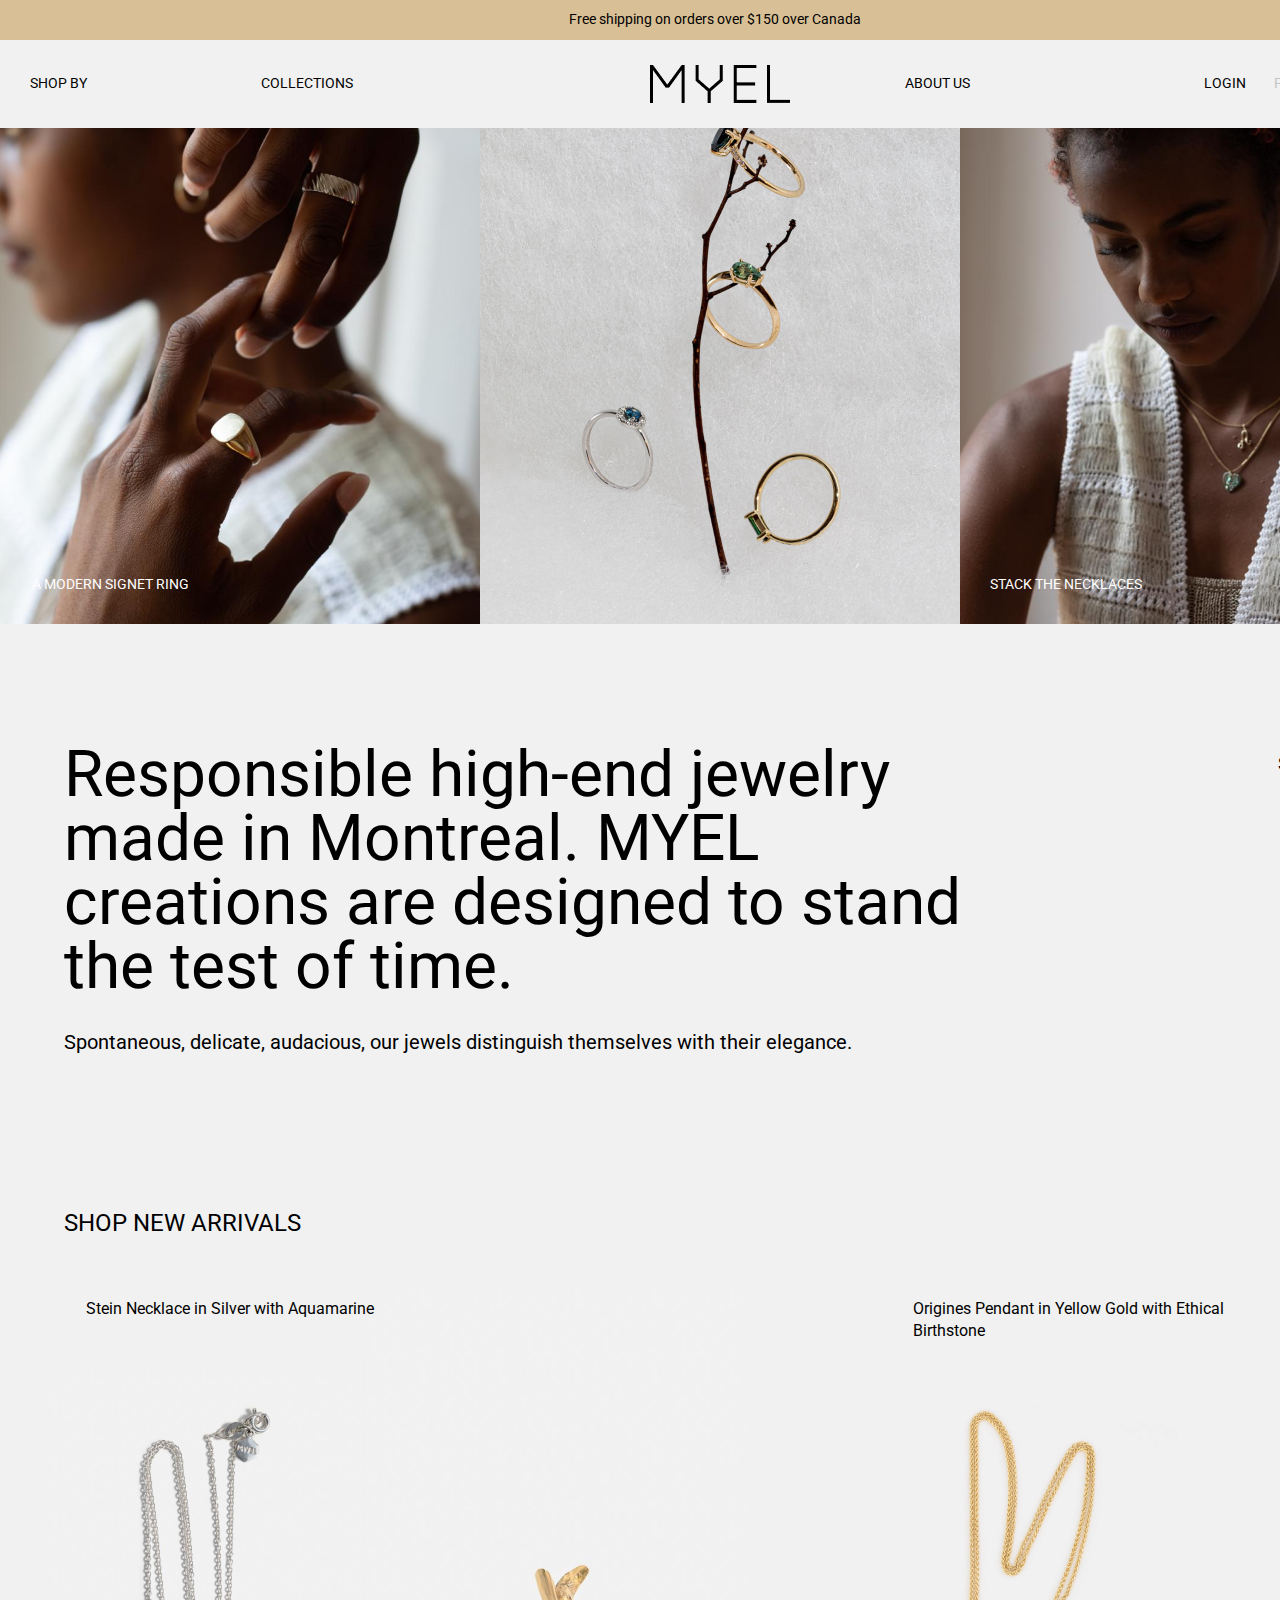
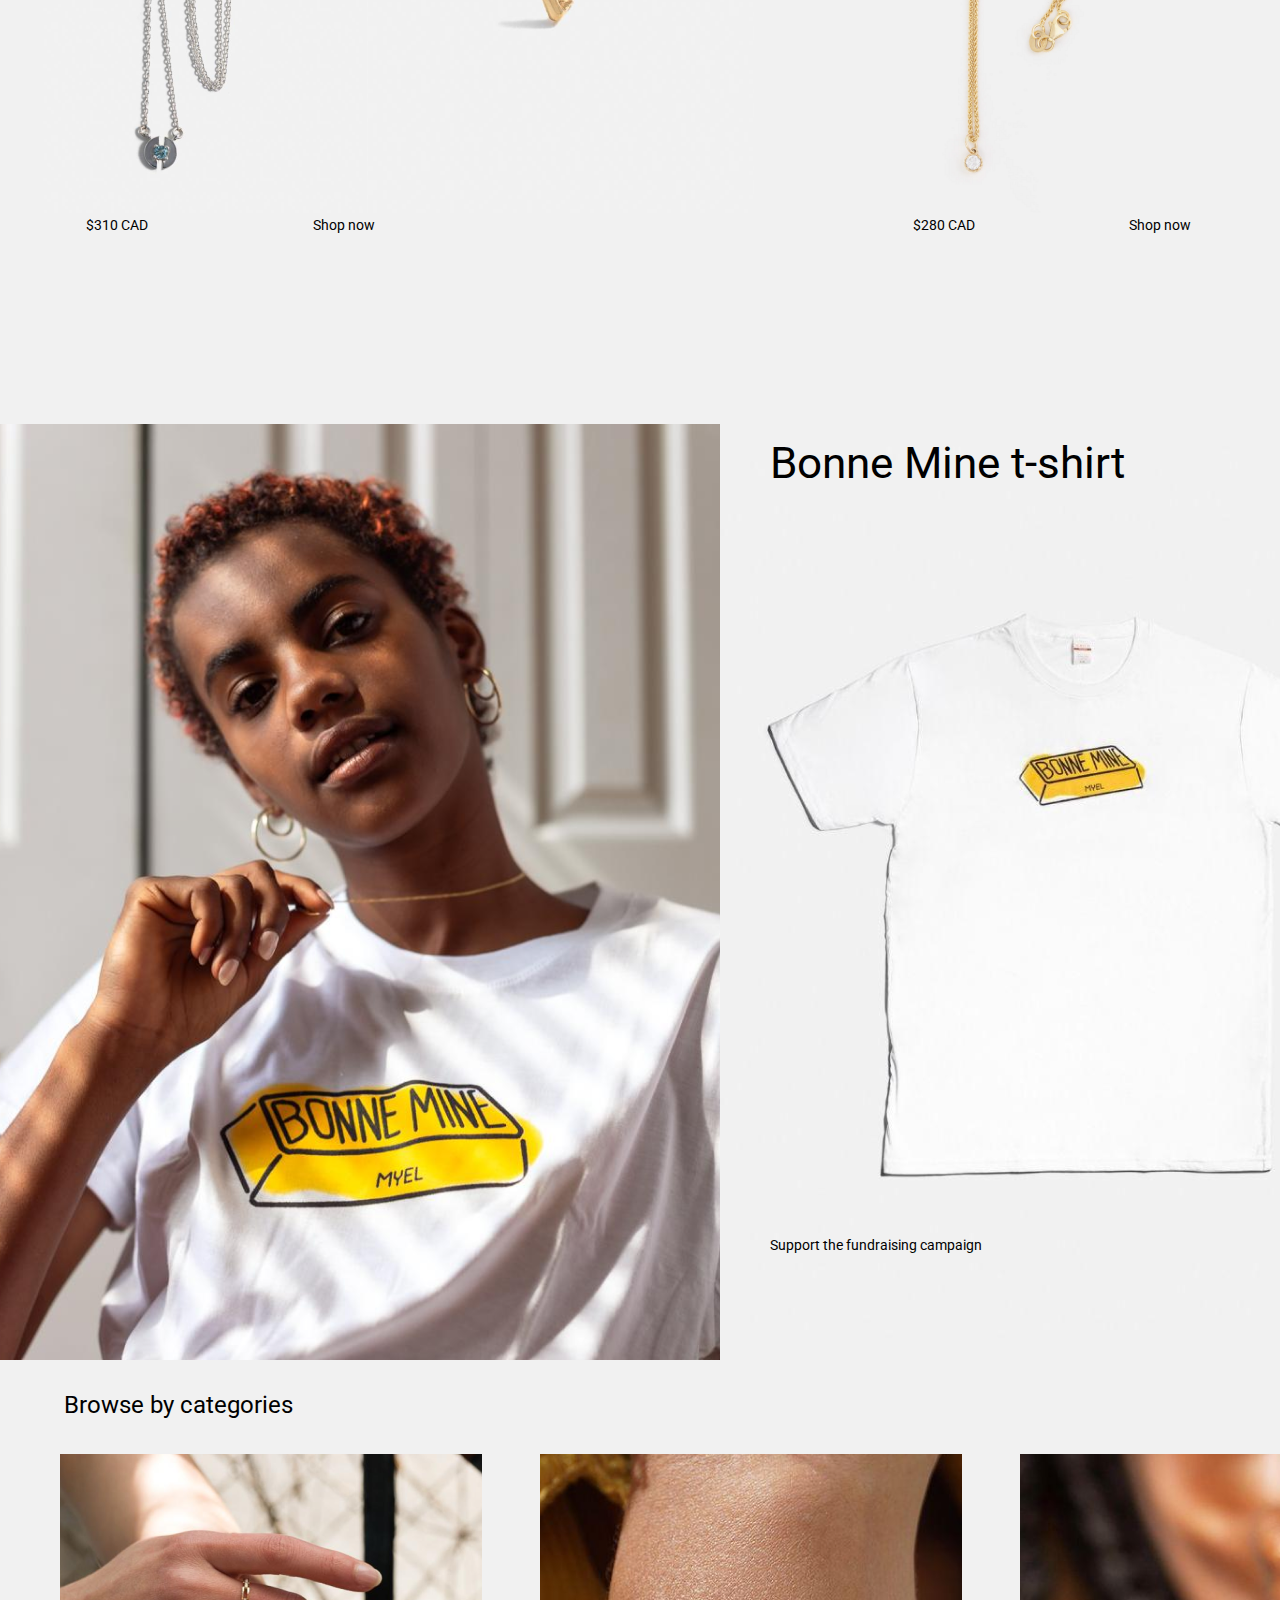
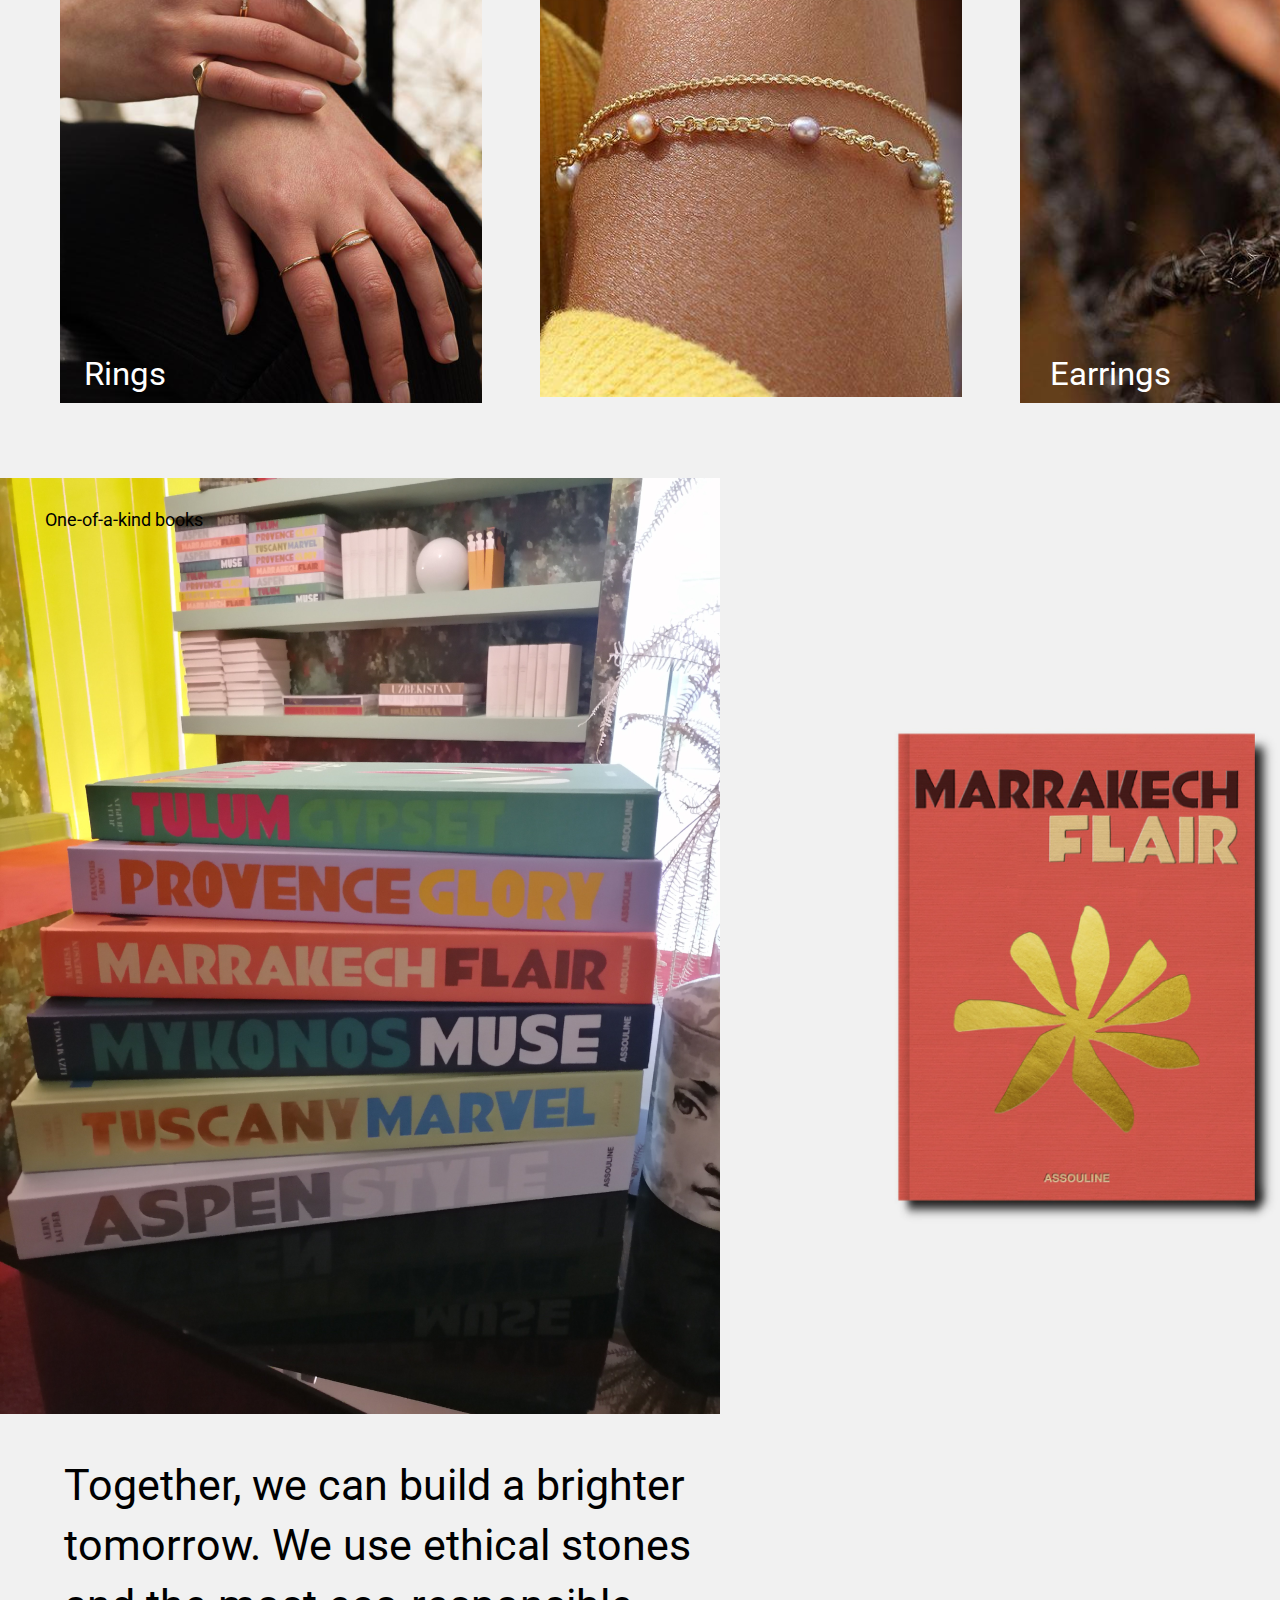
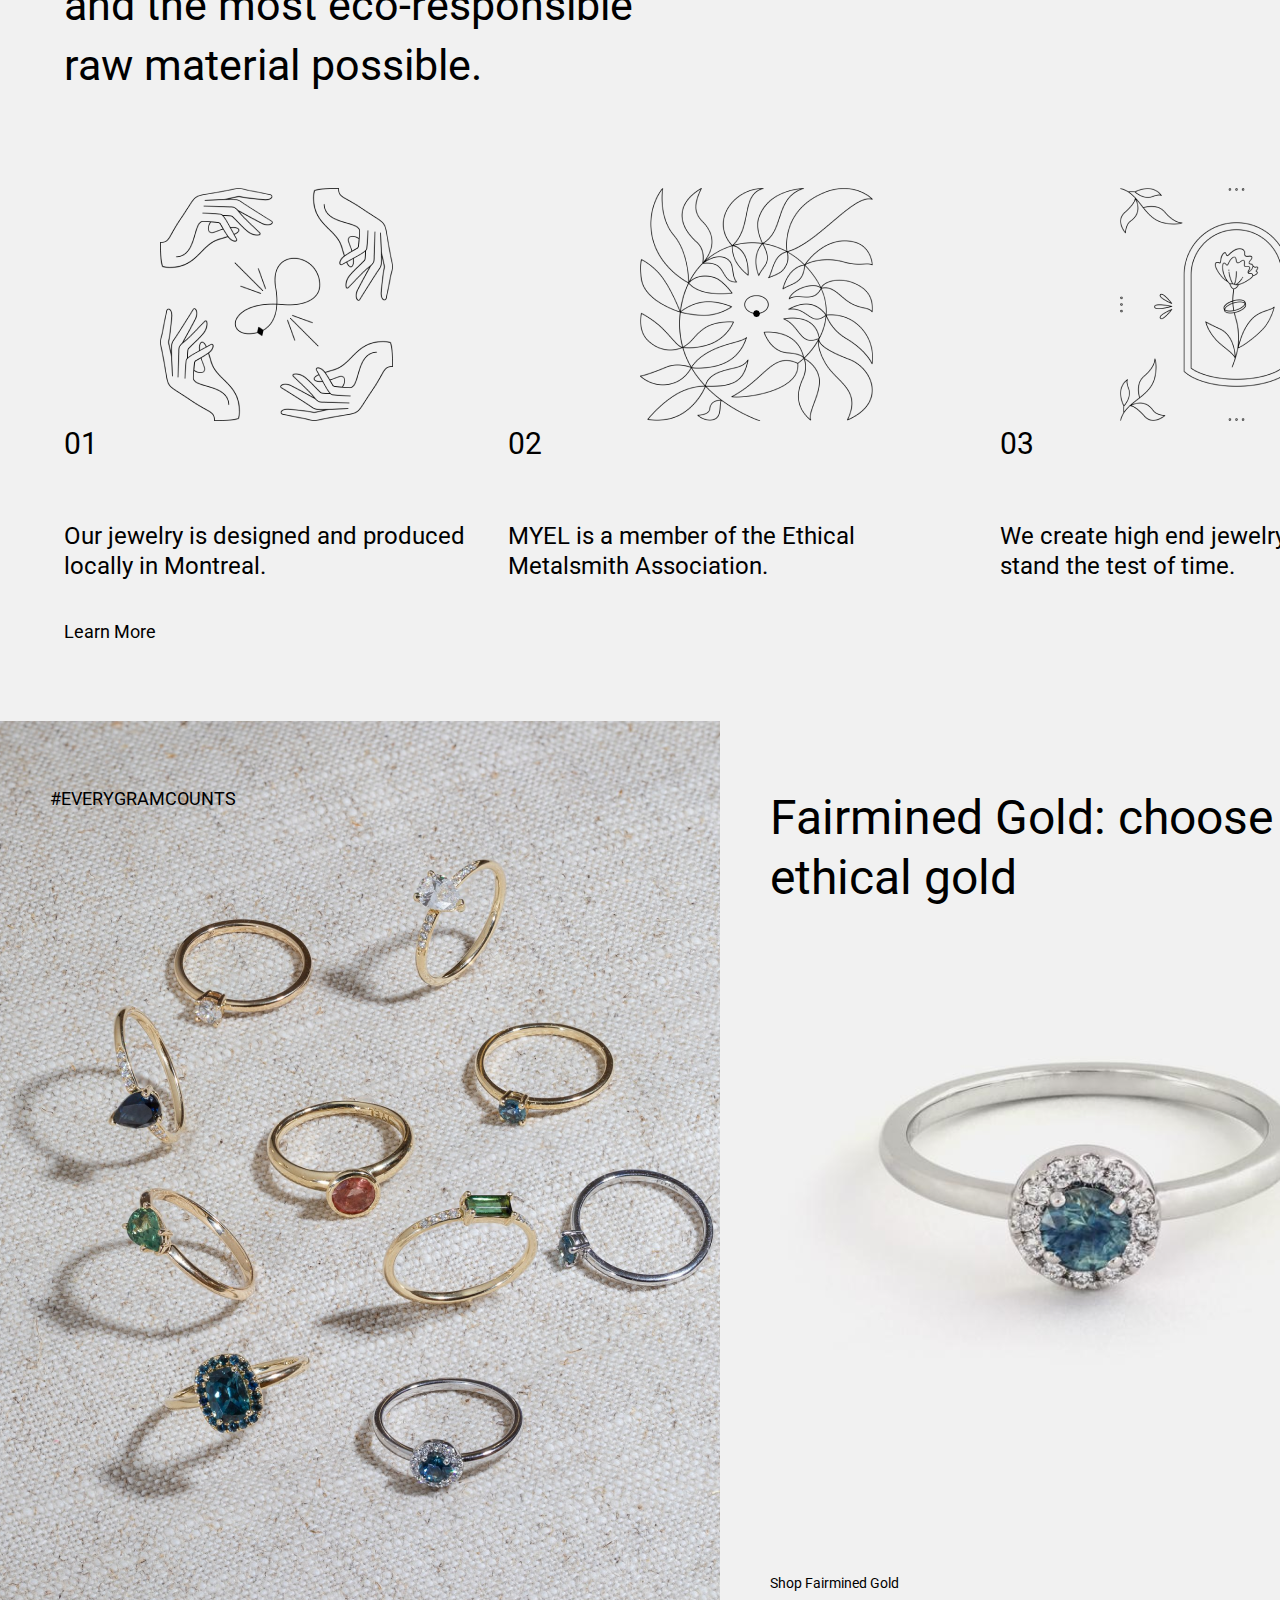
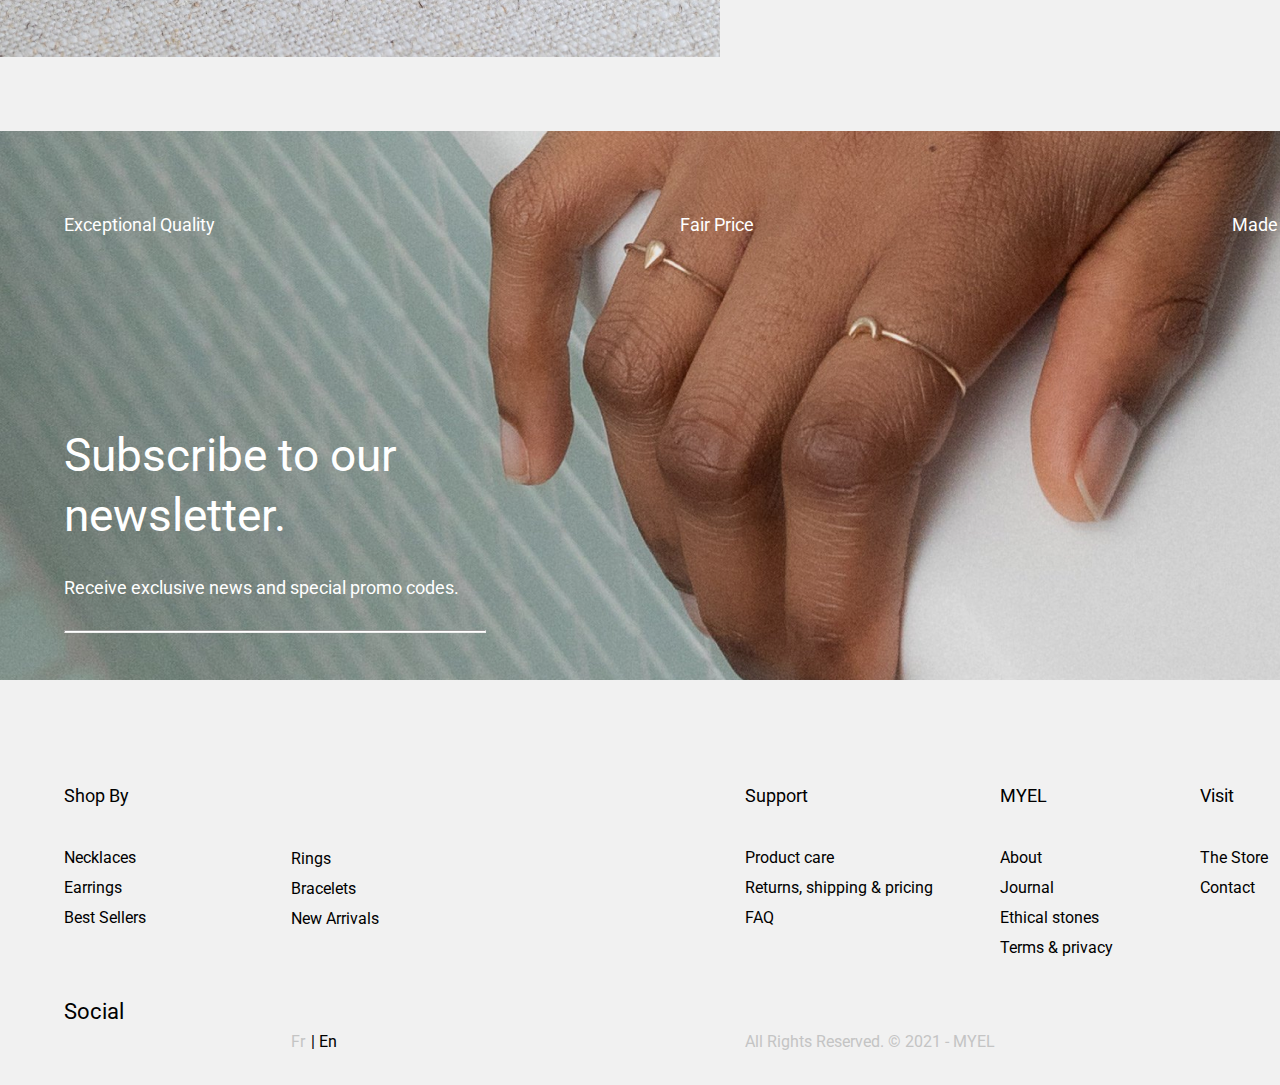
<file: figma/index.html>
<!DOCTYPE html>
<html lang="en">
<head>
    <meta charset="UTF-8">
    <meta http-equiv="X-UA-Compatible" content="IE=edge">
    <meta name="viewport" content="width=device-width, initial-scale=1.0">
    <link rel="apple-touch-icon" sizes="180x180" href="favicon/apple-touch-icon.png">
    <link rel="icon" type="image/png" sizes="32x32" href="favicon/favicon-32x32.png">
    <link rel="icon" type="image/png" sizes="16x16" href="favicon/favicon-16x16.png">
    <link rel="manifest" href="favicon/site.webmanifest">
    <link rel="mask-icon" href="favicon/safari-pinned-tab.svg" color="#5bbad5">
    <meta name="msapplication-TileColor" content="#da532c">
    <meta name="theme-color" content="#ffffff">
    <title>MYEL</title>
    <link rel="stylesheet" href="style.css">
    <link rel="preconnect" href="https://fonts.googleapis.com">
    <link rel="preconnect" href="https://fonts.gstatic.com" crossorigin>
    <link href="https://fonts.googleapis.com/css2?family=Roboto&display=swap" rel="stylesheet">
</head>
<body>
    <header>
        <div class="wrap">
            <p class="header">Free shipping on orders over $150 over Canada</p>
        </div>
        <div class="nav">
            <div class="nav-text">
                <a href="#"><p class="first">Shop by</p></a>
                <a href="#"><p class="second">Collections</p></a>
                <a href="index.html"><p class="third"><img src="pic/logo.png"></p></a>
                <a href="#"><p class="fourth">About us</p></a>
                <a href="#"><p class="fifth">Login</p></a>
                <a href="#"><p class="sixth">Fr</p></a>
                <p class="seventh">|</p>
                <a href="#"><p class="eighrth">En</p></a>
                <p class="nineth">0</p>
            </div>
        </div>
    </header>
    
    <section class="main">
        <div class="first-photos">
            <img src="pic/girl1.png">
            <img src="pic/four_rings.png">
            <img src="pic/girl2.png">
        </div>
        <p class="ring">A MODERN SIGNET RING</p>
        <p class="stack">STACK THE NECKLACES</p>
        <p class="shop">Shop All</p>
        <p class="responsible">Responsible high-end jewelry made in Montreal. MYEL creations are designed to stand the test of time.</p>
        <p class="shop1">Shop MYEL</p>
        <p class="spontaneous">Spontaneous, delicate, audacious, our jewels distinguish themselves with their elegance.</p>
        <div class="new">
            <p class="shop-new">SHOP NEW ARRIVALS</p>
            <p class="stein">Stein Necklace in Silver with Aquamarine</p>
            <p class="origines">Origines Pendant in Yellow Gold with Ethical Birthstone</p>
            <img class="pendant" src="pic/pendant.png">
            <img class="decorating" src="pic/decorating.png" style="padding-right: 76.66px;">
            <img class="pendant2" src="pic/pendant2.png">
            <p class="d1">$310 CAD</p>
            <p class="sh-n1">Shop now</p>
            <p class="d2">$280 CAD</p>
            <p class="sh-n2">Shop now</p>
        </div>
        <div class="t-shirt-cont">
            <div class="t-shirt-pic">
                <img class="girl" src="pic/girl.png">
                <img class="t-shirt" src="pic/t-shirt.png">
            </div>
            <p class="bonne">Bonne Mine t-shirt</p>
            <p class="support">Support the fundraising campaign</p>
        </div>
        <div class="acc-cont">
            <p class="browse">Browse by categories</p>
            <div class="acc-pic">
                <img src="pic/hands.png">
                <img src="pic/bracelet.png">
                <img src="pic/earrings.png">
            </div>
            <p class="rings">Rings</p>
            <p class="earrings">Earrings</p>
        </div>
        <div class="books">
            <p class="one-b">One-of-a-kind books</p>
            <div class="books-pic">
                <img src="pic/books.png">
                <img src="pic/book.png">
            </div>
        </div>
        <div class="inf">
            <p class="together">Together, we can build a brighter tomorrow. We use ethical stones and the most eco-responsible raw material possible.</p>
                <div class="inf-pic">
                    <img src="pic/pic1.png">
                    <img src="pic/pic2.png">
                    <img src="pic/pic3.png">
                </div>
            <p class="i01">01</p>
            <p class="i02">02</p>
            <p class="i03">03</p>
            <p class="i1">Our jewelry is designed and produced locally in Montreal.</p>
            <p class="i2">MYEL is a member of the Ethical Metalsmith Association.</p>
            <p class="i3">We create high end jewelry, designed to stand the test of time.</p>
            <p class="i-dop">Learn More</p>
        </div>
        <div class="rings1">
            <p class="every">#EVERYGRAMCOUNTS</p>
            <p class="gold">Fairmined Gold: choose ethical gold</p>
            <p class="shop-gold">Shop Fairmined Gold</p>
                <div class="rings-pic">
                    <img src="pic/many_rings.png">
                    <img src="pic/one_ring.png">
                </div>
        </div>
        <div class="hand">
            <p class="quality">Exceptional Quality</p>
            <p class="price">Fair Price</p>
            <p class="Montreal">Made in Montreal</p>
            <p class="newsletter">Subscribe to our newsletter.</p>
            <p class="codes">Receive exclusive news and special promo codes.</p>
            <hr>
            <img class="pic-hand" src="pic/Rectangle.png">
        </div>
    </section>
    
    <footer>
        <div class="col1">
            <p class="col_11">Shop By</p>
            <p class="col_21">Necklaces</p>
            <p class="col_31">Earrings</p>
            <p class="col_41">Best Sellers</p>
        </div>
        <div class="col2">
            <p class="col_12">Rings</p>
            <p class="col_22">Bracelets</p>
            <p class="col_32">New Arrivals</p>
        </div>
        <div class="col3">
            <p class="col_13">Support</p>
            <p class="col_23">Product care</p>
            <p class="col_33">Returns, shipping & pricing</p>
            <p class="col_43">FAQ</p>
        </div>
        <div class="col4">
            <p class="col_14">MYEL</p>
            <p class="col_24">About</p>
            <p class="col_34">Journal</p>
            <p class="col_44">Ethical stones</p>
            <p class="col_54">Terms & privacy</p>
        </div>
        <div class="col5">
            <p class="col_15">Visit</p>
            <p class="col_25">The Store</p>
            <p class="col_35">Contact</p>
        </div>
        <div class="col6">
            <p class="col_16">Social</p>
            <p class="col_26">Fr</p>
            <p class="col_36">| En</p>
            <p class="col_46">All rights reserved. © 2021 - MYEL</p>
            <p class="col_56">Web Credits</p>
        </div>
    </footer>
</body>
</html>
</file>
<file: figma/style.css>
*{margin: 0;}
body {
    position: relative;
    width: 1440px;
    background: #F1F1F1;
}
div.wrap {
    position: absolute;
    height: 40px;
    left: 0%;
    right: 0%;
    top: 0px;
    background: #D8BF95;
    border-radius: 0px;
}
p.header {
    position: absolute;
    width: 302px;
    height: 18px;
    left: calc(50% - 302px/2);
    top: calc(50% - 18px/2);
    font-family: 'Roboto', sans-serif;
    font-style: normal;
    font-weight: normal;
    font-size: 14px;
    line-height: 17px;
    color: #000000;
}
div.nav {
    position: absolute;
    height: 88px;
    left: 0%;
    right: 0%;
    top: 40px;
    background: #F1F1F1;
    border-radius: 0px;
}
div.nav-text {
    display: inline-flex;
    font-family: Roboto;
    font-style: normal;
    font-weight: normal;
    font-size: 14px;
    line-height: 17px;
    text-transform: uppercase;
    color: #000000;
}
a {
    color: #000000;
}
p.first {
    left: 30px;
    position: absolute;
    height: 18px;
    top: 35px;
}
p.second {
    left: 261px;
    position: absolute;
    height: 18px;
    top: 35px;
}
p.third {
    left: 650px;
    position: absolute;
    height: 18px;
    top: 25px;
}
p.fourth {
    left: 905px;
    position: absolute;
    height: 18px;
    top: 35px;
}
p.fifth {
    left: 1204px;
    position: absolute;
    height: 18px;
    top: 35px;
}
p.sixth {
    left: 1274px;
    position: absolute;
    height: 18px;
    top: 35px;
    font-size: 14px;
    line-height: 17px;
    text-transform: capitalize;
    color: #C4C4C4;
}
p.seventh {
    left: 1292px;
    position: absolute;
    height: 18px;
    top: 35px;
    font-size: 14px;
    line-height: 17px;
    text-transform: capitalize;
}
p.eighrth {
    left: 1302px;
    position: absolute;
    height: 18px;
    top: 35px;
    font-size: 14px;
    line-height: 17px;
    text-transform: capitalize;
}
p.nineth {
    left: 1396px;
    position: absolute;
    height: 18px;
    top: 35px;
    font-size: 14px;
    line-height: 17px;
    text-transform: capitalize;
}
div.first-photos {
    display: inline-flex;
    width: 100%;
    z-index: 0;
}
p.ring {
    z-index: 1;
    position: absolute;
    height: 18px;
    left: 32px;
    top: 576px;
    font-family: Roboto;
    font-style: normal;
    font-weight: normal;
    font-size: 14px;
    line-height: 17px;
    text-transform: capitalize;
    color: #FFFFFF;
}
p.stack {
    z-index: 1;
    position: absolute;
    height: 18px;
    left: 990px;
    top: 576px;
    font-family: Roboto;
    font-style: normal;
    font-weight: normal;
    font-size: 14px;
    line-height: 17px;
    text-transform: capitalize;
    color: #FFFFFF;
}
p.shop {
    z-index: 1;
    position: absolute;
    width: 89px;
    height: 23px;
    right: 64px;
    top: 496px;
    font-family: Roboto;
    font-style: normal;
    font-weight: normal;
    font-size: 18px;
    line-height: 22px;    
    text-transform: uppercase;
    color: #000000;
}
section.main {
    background: #F1F1F1;
}
p.responsible {
    position: absolute;
    height: 256px;
    left: 64px;
    right: 420px;
    top: 743px;
    font-family: Roboto;
    font-style: normal;
    font-weight: normal;
    font-size: 64px;
    line-height: 64px;
    color: #000000;
}
p.shop1 {
    position: absolute;
    height: 23px;
    right: 64px;
    top: 753px;
    font-family: Roboto;
    font-style: normal;
    font-weight: normal;
    font-size: 18px;
    line-height: 22px;
    text-transform: uppercase;
    color: #000000;
}
.spontaneous {
    position: absolute;
    height: 25px;
    left: 64px;
    top: 1030px;
    font-family: Roboto;
    font-style: normal;
    font-weight: normal;
    font-size: 20px;
    line-height: 25px;
}
.new {
    width: 100%;
    height: 856px; 
    margin-top: 540px;
}
.shop-new {
    position: absolute;
    height: 30px;
    padding-left: 64px;
    padding-top: 40px;
    font-family: Roboto;
    font-style: normal;
    font-weight: normal;
    font-size: 24px;
    line-height: 30px;
    color: #000000;
}
.stein {
    position: absolute;
    height: 22px;
    padding-left: 86px;
    padding-top: 130px;
    font-family: Roboto;
    font-style: normal;
    font-weight: normal;
    font-size: 16px;
    line-height: 22px;
}
.pendant {
    padding-left: 43px;
    padding-top: 202px;
}
.d1 {
    padding-left: 86px;
    padding-top: 0.28px; 
    position: absolute;
    height: 18px;
    font-family: Roboto;
    font-style: normal;
    font-weight: normal;
    font-size: 14px;
    line-height: 17px;
}
.sh-n1 {
    position: absolute;
    height: 18px;
    font-family: Roboto;
    font-style: normal;
    font-weight: normal;
    font-size: 14px;
    line-height: 17px;
    padding-left: 313px;
    padding-top: 0.28px;
}
.origines {
    position: absolute;
    height: 44px;
    padding-left: 913px;
    padding-top: 130px;
    font-family: Roboto;
    font-style: normal;
    font-weight: normal;
    font-size: 16px;
    line-height: 22px;
    width: 316px;
}
.d2 {
    padding-left: 913px;
    padding-top: 0.28px; 
    position: absolute;
    height: 18px;
    font-family: Roboto;
    font-style: normal;
    font-weight: normal;
    font-size: 14px;
    line-height: 17px;
}
.sh-n2 {
    position: absolute;
    height: 18px;
    font-family: Roboto;
    font-style: normal;
    font-weight: normal;
    font-size: 14px;
    line-height: 17px;
    padding-left: 1129px;
    padding-top: 0.28px;
}
.t-shirt-pic {
    display: inline-flex;
    width: 100%;
    z-index: 0;
}
.bonne {
    position: absolute;
    height: 60px;
    left: 770px;
    top: 2033px;
    font-family: Roboto;
    font-style: normal;
    font-weight: normal;
    font-size: 44px;
    line-height: 60px;
    z-index: 1;
}
.support {
    z-index: 1;
    position: absolute;
    height: 18px;
    left: 770px;
    top: 2837.28px;
    font-family: Roboto;
    font-style: normal;
    font-weight: normal;
    font-size: 14px;
    line-height: 17px;
}
.acc-pic {
    display: grid;
    grid-template-columns: 1fr 1fr 1fr;
    width: 100%;
    padding-left: 60px;
    padding-top: 90px;
    z-index: 0;
}
.browse {
    position: absolute;
    height: 30px;
    left: 64px;
    padding-top: 26px;
    font-family: Roboto;
    font-style: normal;
    font-weight: normal;
    font-size: 24px;
    line-height: 30px;
}
.rings {
    position: absolute;
    height: 42px;
    left: 84px;
    margin-top: -50px;
    font-family: Roboto;
    font-style: normal;
    font-weight: normal;
    font-size: 33px;
    line-height: 42px;
    text-transform: capitalize;
    color: #FFFFFF;
    z-index: 1;
}
.earrings {
    position: absolute;
    height: 42px;
    left: 1050px;
    margin-top: -50px;
    font-family: Roboto;
    font-style: normal;
    font-weight: normal;
    font-size: 33px;
    line-height: 42px;
    text-transform: capitalize;
    color: #FFFFFF;
    z-index: 1;
}
div.books {
    margin-top: 75px;
}
.books-pic {
    display: inline-flex;
    width: 100%;
    z-index: 0;
}
.one-b {
    position: absolute;
    height: 23px;
    left: 45px;
    padding-top: 31px;
    font-family: Roboto;
    font-style: normal;
    font-weight: normal;
    font-size: 18px;
    line-height: 22px;
    z-index: 1;
}
.together {
    position: absolute;
    height: 240px;
    left: 64px;
    padding-top: 37px;
    font-family: Roboto;
    font-style: normal;
    font-weight: normal;
    font-size: 43px;
    line-height: 60px;
    width: 630px;
    height: 240px;
}
.inf-pic {
    display: grid;
    grid-template-columns: 1fr 1fr 1fr;
    width: 100%;
    padding-left: 160px;
    padding-top: 370px;
    z-index: 0;
}
.i01, .i02, .i03 {
    position: absolute;
    height: 45px;
    padding-top: 0px;
    font-family: Roboto;
    font-style: normal;
    font-weight: normal;
    font-size: 30px;
    line-height: 45px;
}
.i01 {
    left: 64px;
}
.i02 {
    left: 508px;
}
.i03 {
    left: 1000px;
}
.i1, .i2, .i3 {
    position: absolute;
    height: 60px;
    padding-top: 100px;
    font-family: Roboto;
    font-style: normal;
    font-weight: normal;
    font-size: 24px;
    line-height: 30px;
    padding-right: 20px;
    width: 424px;
    height: 60px;
}
.i1 {
    left: 64px;
}
.i2 {
    left: 508px;
}
.i3 {
    left: 1000px;
}
.i-dop {
    position: absolute;
    height: 23px;
    left: 64px;
    padding-top: 200px;
    font-family: Roboto;
    font-style: normal;
    font-weight: normal;
    font-size: 18px;
    line-height: 22px;
}
div.rings1 {
    margin-top: 300px;
}
.rings-pic {
    display: inline-flex;
    width: 100%;
    z-index: 0;
}
.every {
    position: absolute;
    height: 23px;
    left: 50px;
    padding-top: 67px;
    font-family: Roboto;
    font-style: normal;
    font-weight: normal;
    font-size: 18px;
    line-height: 22px;
    z-index: 1;
}
.gold {
    position: absolute;
    height: 120px;
    left: 770px;
    padding-top: 67px;
    font-family: Roboto;
    font-style: normal;
    font-weight: normal;
    font-size: 48px;
    line-height: 60px;
    width: 586px;
}
.shop-gold {
    position: absolute;
    height: 18px;
    left: 770px;
    padding-top: 854px;
    font-family: Roboto;
    font-style: normal;
    font-weight: normal;
    font-size: 14px;
    line-height: 17px;
}
div.hand {
    margin-top: 70px;
}
.quality {
    position: absolute;
    height: 27px;
    left: 64px;
    padding-top: 80px;
    font-family: Roboto;
    font-style: normal;
    font-weight: normal;
    font-size: 18px;
    line-height: 27px;
    color: #FFFFFF;
}
.price {
    position: absolute;
    height: 27px;
    left: 680px;
    padding-top: 80px;
    font-family: Roboto;
    font-style: normal;
    font-weight: normal;
    font-size: 18px;
    line-height: 27px;
    color: #FFFFFF;
}
.Montreal {
    position: absolute;
    height: 27px;
    left: 1232px;
    padding-top: 80px;
    font-family: Roboto;
    font-style: normal;
    font-weight: normal;
    font-size: 18px;
    line-height: 27px;
    color: #FFFFFF;
}
.newsletter {
    position: absolute;
    height: 120px;
    width: 420px;
    left: 64px;
    padding-top: 294px;
    font-family: Roboto;
    font-style: normal;
    font-weight: normal;
    font-size: 46px;
    line-height: 60px;
    color: #FFFFFF;
}
.codes {
    position: absolute;
    height: 23px;
    left: 64px;
    padding-top: 446px;
    font-family: Roboto;
    font-style: normal;
    font-weight: normal;
    font-size: 18px;
    line-height: 22px;
    color: #FFFFFF;
}
hr {
    position: absolute;
    height: 0.5px;
    margin-top: 499px;
    left: 64px;
    width: 420px;
    background: #FFFFFF;
}
.pic-hand {
    z-index: 0;
    width: 100%;
    display: inline-flex;
}

footer {
    background-color: #F1F1F1;
    height: 401px;
}
.col1 {
    position: absolute;
    height: 20px;
    left: 64px;
    font-family: Roboto;
    font-style: normal;
    font-weight: normal;
    font-size: 16px;
    line-height: 20px;
    color: #000000;
}
.col_11, .col_13, .col_14, .col_15 {
    font-size: 18px;
    line-height: 25px;
    height: 25px;
    margin-top: 99px;
}
.col_21, .col_23, .col_24, .col_25 {
    margin-top: 40px;
}
.col_31, .col_41, .col_22, .col_32, .col_33, .col_43, .col_34, .col_44, .col_54, .col_35 {
    margin-top: 10px;
}
.col2 {
    position: absolute;
    height: 20px;
    left: 291px;
    font-family: Roboto;
    font-style: normal;
    font-weight: normal;
    font-size: 16px;
    line-height: 20px;
    color: #000000;
}
.col_12 {
    margin-top: 165px;
}
.col3 {
    position: absolute;
    height: 20px;
    left: 745px;
    font-family: Roboto;
    font-style: normal;
    font-weight: normal;
    font-size: 16px;
    line-height: 20px;
    color: #000000;
}
.col4 {
    position: absolute;
    height: 20px;
    left: 1000px;
    font-family: Roboto;
    font-style: normal;
    font-weight: normal;
    font-size: 16px;
    line-height: 20px;
    color: #000000;
}
.col5 {
    position: absolute;
    height: 20px;
    left: 1200px;
    font-family: Roboto;
    font-style: normal;
    font-weight: normal;
    font-size: 16px;
    line-height: 20px;
    color: #000000;
}
.col_16 {
    position: absolute;
    height: 29px;
    left: 64px;
    margin-top: 313px;
    font-family: Roboto;
    font-style: normal;
    font-weight: normal;
    font-size: 22px;
    line-height: 29px;
    color: #000000;
}
.col_26 {
    left: 291px;
}
.col_36 {
    position: absolute;
    height: 20px;
    left: 311px;
    margin-top: 348px;
    font-family: Roboto;
    font-style: normal;
    font-weight: normal;
    font-size: 16px;
    line-height: 20px;
}
.col_46, .col_56, .col_26 {
    position: absolute;
    height: 20px;
    margin-top: 348px;
    font-family: Roboto;
    font-style: normal;
    font-weight: normal;
    font-size: 16px;
    line-height: 20px;
    text-transform: capitalize;
    color: #C4C4C4;
}
.col_46 {
    left: 745px;
}
.col_56 {
    left: 1296px;
}
</file>
